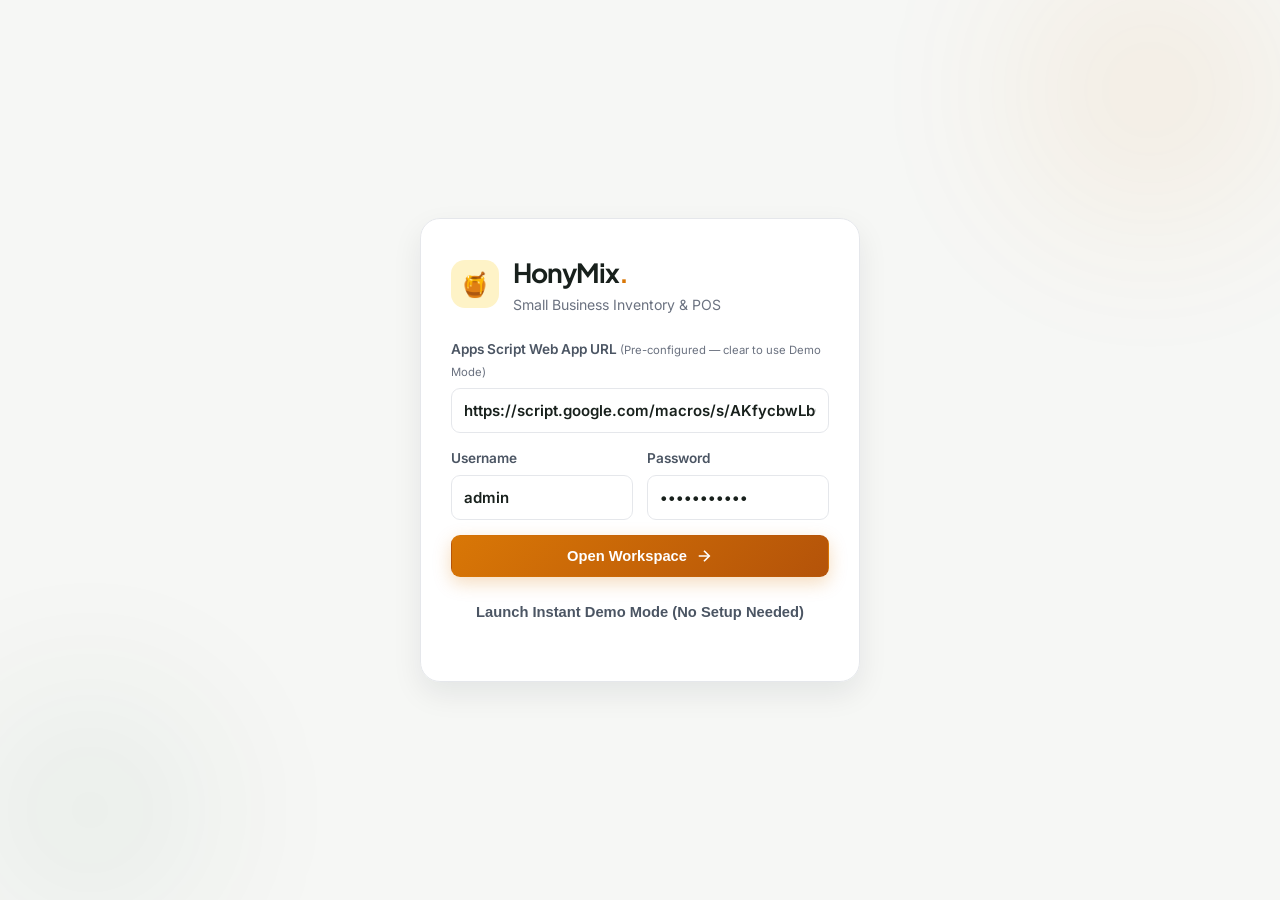
<file: honymix-inventory-app/index.html>
<!DOCTYPE html>
<html lang="en">
<head>
  <meta charset="UTF-8">
  <meta name="viewport" content="width=device-width, initial-scale=1.0">
  <title>HonyMix | Inventory &amp; Sales Studio</title>
  <link rel="preconnect" href="https://fonts.googleapis.com">
  <link rel="preconnect" href="https://fonts.gstatic.com" crossorigin>
  <link href="https://fonts.googleapis.com/css2?family=Inter:wght@400;500;600;700;800&family=Plus+Jakarta+Sans:wght@600;700;800&display=swap" rel="stylesheet">
  <link rel="stylesheet" href="styles.css">
</head>
<body>
  <!-- Ambient Animated Background -->
  <div class="ambient-bg" aria-hidden="true">
    <span class="orb orb-1"></span>
    <span class="orb orb-2"></span>
  </div>

  <!-- Login Screen -->
  <section id="loginView" class="login-shell">
    <div class="login-card animate-rise">
      <div class="brand-badge">
        <span class="brand-icon" aria-hidden="true">🍯</span>
        <div>
          <h1>HonyMix<span>.</span></h1>
          <p>Small Business Inventory &amp; POS</p>
        </div>
      </div>

      <form id="loginForm" class="stack-form">
        <label>
          <span>Apps Script Web App URL <small>(Pre-configured — clear to use Demo Mode)</small></span>
          <input type="url" id="apiUrlInput" placeholder="https://script.google.com/macros/s/.../exec">
        </label>

        <div class="grid-2">
          <label>
            <span>Username</span>
            <input type="text" id="usernameInput" value="admin" required autocomplete="username">
          </label>
          <label>
            <span>Password</span>
            <input type="password" id="passwordInput" value="Honymix2026" required autocomplete="current-password">
          </label>
        </div>

        <button type="submit" id="loginBtn" class="btn btn-primary btn-block">
          <span>Open Workspace</span>
          <svg width="18" height="18" viewBox="0 0 24 24" fill="none" stroke="currentColor" stroke-width="2.2"><line x1="5" y1="12" x2="19" y2="12"/><polyline points="12 5 19 12 12 19"/></svg>
        </button>

        <button type="button" id="demoModeBtn" class="btn btn-ghost btn-block">
          Launch Instant Demo Mode (No Setup Needed)
        </button>

        <p id="loginError" class="form-error" role="alert"></p>
      </form>
    </div>
  </section>

  <!-- Main App Shell -->
  <div id="appShell" class="app-shell hidden">
    <!-- Sidebar -->
    <aside id="sidebar" class="sidebar">
      <div class="sidebar-header">
        <div class="brand-mini">
          <span class="brand-icon">🍯</span>
          <div>
            <strong>HonyMix<span>.</span></strong>
            <small id="connectionPill" class="conn-pill demo">Demo Mode</small>
          </div>
        </div>
        <button id="closeSidebarBtn" class="icon-btn mobile-only" aria-label="Close menu">✕</button>
      </div>

      <nav class="nav-list" aria-label="Main navigation">
        <button class="nav-btn active" data-tab="dashboard">
          <span class="nav-ico">📊</span><span>Dashboard</span>
        </button>
        <button class="nav-btn" data-tab="pos">
          <span class="nav-ico">⚡</span><span>Quick Sale (POS)</span>
        </button>
        <button class="nav-btn" data-tab="purchases">
          <span class="nav-ico">📦</span><span>Restock / Purchases</span>
        </button>
        <button class="nav-btn" data-tab="products">
          <span class="nav-ico">🏷️</span><span>Products &amp; Stock</span>
        </button>
        <button class="nav-btn" data-tab="automations">
          <span class="nav-ico">🤖</span><span>Easy Automations</span>
        </button>
      </nav>

      <div class="sidebar-footer">
        <button id="syncBtn" class="btn btn-secondary btn-sm btn-block">
          <span id="syncIcon">↻</span> Sync Data
        </button>
        <button id="logoutBtn" class="btn btn-ghost btn-sm btn-block">Sign Out</button>
      </div>
    </aside>

    <div id="sidebarOverlay" class="sidebar-overlay"></div>

    <!-- Main Workspace -->
    <div class="workspace">
      <header class="topbar">
        <div class="topbar-left">
          <button id="openSidebarBtn" class="icon-btn mobile-only" aria-label="Open menu">☰</button>
          <div>
            <h2 id="viewTitle">Business Overview</h2>
            <p id="viewSubtitle" class="muted">Real-time sales, profit &amp; stock health</p>
          </div>
        </div>

        <div class="topbar-actions">
          <button class="btn btn-primary btn-sm" data-jump="pos">+ Record Sale</button>
          <button class="btn btn-secondary btn-sm" data-jump="purchases">+ Add Stock</button>
        </div>
      </header>

      <main class="content">
        <!-- TAB 1: DASHBOARD -->
        <section id="tab-dashboard" class="tab-panel active">
          <div id="lowStockBanner" class="alert-banner hidden"></div>

          <div class="kpi-grid">
            <article class="kpi-card">
              <span class="kpi-label">Total Revenue</span>
              <strong id="kpiRevenue" class="kpi-value">₦0</strong>
              <small id="kpiSalesCount" class="kpi-sub">0 transactions</small>
            </article>

            <article class="kpi-card">
              <span class="kpi-label">Estimated Profit</span>
              <strong id="kpiProfit" class="kpi-value accent-green">₦0</strong>
              <small id="kpiMargin" class="kpi-sub">0% avg margin</small>
            </article>

            <article class="kpi-card">
              <span class="kpi-label">Units in Stock</span>
              <strong id="kpiStock" class="kpi-value">0</strong>
              <small id="kpiSkuCount" class="kpi-sub">0 active products</small>
            </article>

            <article class="kpi-card">
              <span class="kpi-label">Low Stock Alerts</span>
              <strong id="kpiLowStock" class="kpi-value accent-amber">0</strong>
              <small class="kpi-sub">Items ≤ 5 units left</small>
            </article>
          </div>

          <div class="dashboard-split">
            <!-- Visual Revenue & Stock Chart -->
            <div class="card">
              <div class="card-head">
                <div>
                  <h3>Top Products by Revenue</h3>
                  <p class="muted">Live performance breakdown</p>
                </div>
              </div>
              <div id="revenueBars" class="bar-chart"></div>
            </div>

            <!-- Stock Health Watchlist -->
            <div class="card">
              <div class="card-head">
                <div>
                  <h3>Stock Watchlist</h3>
                  <p class="muted">Auto-monitored inventory levels</p>
                </div>
                <button class="btn btn-ghost btn-sm" data-jump="products">View All →</button>
              </div>
              <div id="stockWatchlist" class="watchlist"></div>
            </div>
          </div>

          <!-- Recent Sales Feed -->
          <div class="card">
            <div class="card-head">
              <div>
                <h3>Recent Sales Activity</h3>
                <p class="muted">Latest recorded transactions</p>
              </div>
              <button id="exportSalesCsvBtn" class="btn btn-secondary btn-sm">⬇ Export CSV</button>
            </div>
            <div class="table-wrap">
              <table>
                <thead>
                  <tr>
                    <th>Date</th>
                    <th>Product</th>
                    <th>Qty</th>
                    <th>Unit Price</th>
                    <th>Total</th>
                    <th>Profit</th>
                    <th>Payment</th>
                    <th>Status</th>
                  </tr>
                </thead>
                <tbody id="recentSalesBody"></tbody>
              </table>
            </div>
          </div>
        </section>

        <!-- TAB 2: QUICK SALE (POS) -->
        <section id="tab-pos" class="tab-panel">
          <div class="pos-layout">
            <div class="card">
              <div class="card-head">
                <div>
                  <h3>Record New Sale</h3>
                  <p class="muted">Built-in stock guard automatically prevents overselling</p>
                </div>
              </div>

              <form id="saleForm" class="stack-form">
                <label>
                  <span>Select Product</span>
                  <select id="saleProductSelect" required></select>
                </label>

                <div id="saleStockHint" class="stock-pill-info">Select a product to check available stock</div>

                <div class="grid-2">
                  <label>
                    <span>Quantity Sold</span>
                    <input type="number" id="saleQtyInput" min="1" value="1" required>
                  </label>
                  <label>
                    <span>Selling Price / Unit</span>
                    <input type="number" id="salePriceInput" min="0" step="0.01" required>
                  </label>
                </div>

                <div class="grid-3">
                  <label>
                    <span>Sale Date</span>
                    <input type="date" id="saleDateInput" required>
                  </label>
                  <label>
                    <span>Payment Method</span>
                    <select id="salePaymentSelect">
                      <option value="Cash">Cash</option>
                      <option value="Bank Transfer">Bank Transfer</option>
                      <option value="POS Card">POS Card</option>
                      <option value="Mobile Money">Mobile Money</option>
                    </select>
                  </label>
                  <label>
                    <span>Payment Status</span>
                    <select id="saleStatusSelect">
                      <option value="Paid">Paid</option>
                      <option value="Pending">Pending</option>
                    </select>
                  </label>
                </div>

                <div class="live-summary-box">
                  <div>
                    <span>Total Sale Amount</span>
                    <strong id="saleTotalPreview">₦0</strong>
                  </div>
                  <div>
                    <span>Est. Net Profit</span>
                    <strong id="saleProfitPreview" class="accent-green">₦0</strong>
                  </div>
                </div>

                <button type="submit" id="submitSaleBtn" class="btn btn-primary btn-block">
                  Complete Sale &amp; Deduct Stock
                </button>
              </form>
            </div>

            <!-- Instant Digital Receipt Preview -->
            <div class="card receipt-card">
              <div class="card-head">
                <div>
                  <h3>Live Customer Receipt</h3>
                  <p class="muted">Ready to print or share after checkout</p>
                </div>
                <button type="button" id="printReceiptBtn" class="btn btn-secondary btn-sm">🖨 Print</button>
              </div>

              <div id="receiptPreview" class="receipt-paper">
                <div class="receipt-top">
                  <strong>HONYMIX STORE</strong>
                  <span>Sales Receipt</span>
                  <small id="recDate">—</small>
                </div>
                <div class="receipt-divider"></div>
                <div class="receipt-row">
                  <span id="recItem">Select a product...</span>
                  <strong id="recLineTotal">₦0</strong>
                </div>
                <div class="receipt-sub" id="recSub">0 × ₦0</div>
                <div class="receipt-divider"></div>
                <div class="receipt-row total">
                  <span>TOTAL PAID</span>
                  <strong id="recGrandTotal">₦0</strong>
                </div>
                <div class="receipt-meta">
                  <span id="recMethod">Method: Cash</span>
                  <span id="recStatus">Status: Paid</span>
                </div>
                <p class="receipt-foot">Thank you for your patronage!</p>
              </div>
            </div>
          </div>
        </section>

        <!-- TAB 3: RESTOCK / PURCHASES -->
        <section id="tab-purchases" class="tab-panel">
          <div class="pos-layout">
            <div class="card">
              <div class="card-head">
                <div>
                  <h3>Record Stock Purchase</h3>
                  <p class="muted">Automatically recalculates unit cost &amp; increases stock balance</p>
                </div>
              </div>

              <form id="purchaseForm" class="stack-form">
                <label>
                  <span>Product to Restock</span>
                  <select id="purchaseProductSelect" required></select>
                </label>

                <div class="grid-2">
                  <label>
                    <span>Quantity Purchased</span>
                    <input type="number" id="purchaseQtyInput" min="1" value="10" required>
                  </label>
                  <label>
                    <span>Total Purchase Cost</span>
                    <input type="number" id="purchaseCostInput" min="0" step="0.01" placeholder="e.g. 15000" required>
                  </label>
                </div>

                <div class="grid-2">
                  <label>
                    <span>Date Bought</span>
                    <input type="date" id="purchaseDateInput" required>
                  </label>
                  <label>
                    <span>Supplier / Note</span>
                    <input type="text" id="purchaseNoteInput" placeholder="e.g. Main Wholesaler">
                  </label>
                </div>

                <div class="live-summary-box">
                  <div>
                    <span>Calculated Cost / Unit</span>
                    <strong id="purchaseUnitCostPreview">₦0</strong>
                  </div>
                  <div>
                    <span>New Stock After Restock</span>
                    <strong id="purchaseNewStockPreview" class="accent-green">0 units</strong>
                  </div>
                </div>

                <button type="submit" id="submitPurchaseBtn" class="btn btn-primary btn-block">
                  Save Purchase &amp; Update Stock
                </button>
              </form>
            </div>

            <div class="card">
              <div class="card-head">
                <div>
                  <h3>Purchase History</h3>
                  <p class="muted">Recent supplier restocks</p>
                </div>
              </div>
              <div class="table-wrap">
                <table>
                  <thead>
                    <tr>
                      <th>Date</th>
                      <th>Product</th>
                      <th>Qty</th>
                      <th>Unit Cost</th>
                      <th>Total</th>
                      <th>Supplier</th>
                    </tr>
                  </thead>
                  <tbody id="purchasesBody"></tbody>
                </table>
              </div>
            </div>
          </div>
        </section>

        <!-- TAB 4: PRODUCTS & STOCK -->
        <section id="tab-products" class="tab-panel">
          <div class="card">
            <div class="card-head wrap-head">
              <div>
                <h3>Product Catalog &amp; Live Inventory</h3>
                <p class="muted">Add products, adjust prices, and sync directly to Google Forms</p>
              </div>
              <div class="head-controls">
                <input type="search" id="productSearchInput" class="search-input" placeholder="Search products or categories...">
                <button id="openAddProductBtn" class="btn btn-primary btn-sm">+ New Product</button>
              </div>
            </div>

            <div class="table-wrap">
              <table>
                <thead>
                  <tr>
                    <th>ID</th>
                    <th>Product Name</th>
                    <th>Category</th>
                    <th>Sell Price</th>
                    <th>Avg Cost</th>
                    <th>Bought</th>
                    <th>Sold</th>
                    <th>Stock Balance</th>
                    <th>Actions</th>
                  </tr>
                </thead>
                <tbody id="productsBody"></tbody>
              </table>
            </div>
          </div>
        </section>

        <!-- TAB 5: EASY AUTOMATIONS -->
        <section id="tab-automations" class="tab-panel">
          <div class="auto-grid">
            <div class="card auto-card">
              <div class="auto-icon">📋</div>
              <h3>Google Form Auto-Sync</h3>
              <p>Automatically updates your linked Google Form's <strong>"Product"</strong> dropdown/multiple-choice options whenever you add or rename a product.</p>
              <button id="triggerSyncFormBtn" class="btn btn-primary btn-sm">Run Form Sync Now</button>
            </div>

            <div class="card auto-card">
              <div class="auto-icon">🛡️</div>
              <h3>Oversell Stock Guard</h3>
              <p>Prevents staff from recording a sale higher than available stock—both in this web app and directly inside your Google Sheet.</p>
              <span class="status-tag ok">● Active Protection</span>
            </div>

            <div class="card auto-card">
              <div class="auto-icon">🔔</div>
              <h3>Low-Stock Smart Alerts</h3>
              <p>Automatically flags items at or below <strong>5 units</strong> and optionally emails the business owner when a sale triggers low inventory.</p>
              <div class="inline-setting">
                <label for="thresholdInput">Alert Threshold:</label>
                <input type="number" id="thresholdInput" min="1" max="500" value="5">
              </div>
            </div>

            <div class="card auto-card">
              <div class="auto-icon">⚙️</div>
              <h3>1-Click Google Sheet Setup</h3>
              <p>Starting fresh? Automatically create the <code>Products</code>, <code>Sales</code>, and <code>Purchases</code> tabs with headers and live formulas.</p>
              <button id="setupSheetsBtn" class="btn btn-secondary btn-sm">Initialize Sheet Tabs</button>
            </div>
          </div>

          <div class="card">
            <div class="card-head">
              <div>
                <h3>Connect Your Google Sheet in 3 Easy Steps</h3>
                <p class="muted">Zero server costs — runs 100% on your Google account</p>
              </div>
            </div>
            <ol class="setup-steps">
              <li>Open your Google Sheet, go to <strong>Extensions → Apps Script</strong>, and paste the contents of <code>backend/Code.gs</code>.</li>
              <li>Select <code>installAutomations</code> in the top toolbar and click <strong>Run</strong> once to activate automatic Form sync and Sheet stock protection.</li>
              <li>Click <strong>Deploy → New deployment → Web app</strong> (Execute as: <em>Me</em>, Who has access: <em>Anyone</em>), copy the Web App URL, and paste it on the login screen.</li>
            </ol>
          </div>
        </section>
      </main>
    </div>
  </div>

  <!-- Add / Edit Product Modal -->
  <div id="productModal" class="modal hidden" role="dialog" aria-modal="true" aria-labelledby="modalTitle">
    <div class="modal-backdrop" data-close-modal></div>
    <div class="modal-box animate-pop">
      <div class="modal-head">
        <h3 id="modalTitle">Add Product</h3>
        <button class="icon-btn" data-close-modal aria-label="Close">✕</button>
      </div>
      <form id="productForm" class="stack-form">
        <input type="hidden" id="prodIdInput">
        <label>
          <span>Product Name</span>
          <input type="text" id="prodNameInput" placeholder="e.g. Pure Blossom Honey 500g" required>
        </label>
        <div class="grid-2">
          <label>
            <span>Category</span>
            <input type="text" id="prodCategoryInput" placeholder="e.g. Raw Honey" value="General">
          </label>
          <label>
            <span>Selling Price</span>
            <input type="number" id="prodPriceInput" min="0" step="0.01" placeholder="0.00" required>
          </label>
        </div>
        <div class="modal-actions">
          <button type="button" class="btn btn-ghost" data-close-modal>Cancel</button>
          <button type="submit" id="saveProductBtn" class="btn btn-primary">Save Product</button>
        </div>
      </form>
    </div>
  </div>

  <!-- Toast Container -->
  <div id="toastContainer" class="toast-container" aria-live="polite"></div>

  <script src="app.js"></script>
</body>
</html>
</file>
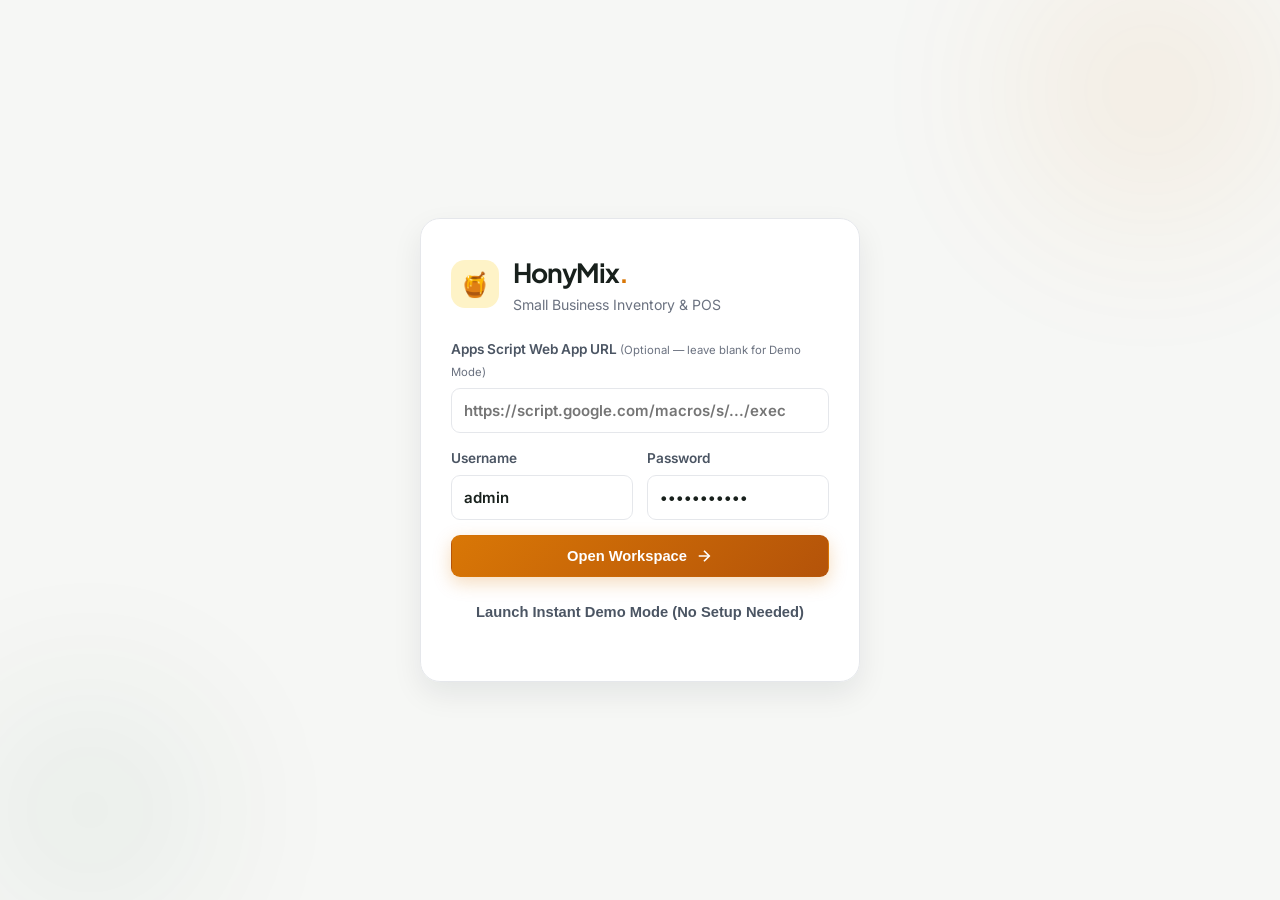
<file: honymix-inventory-app/frontend/index.html>
<!DOCTYPE html>
<html lang="en">
<head>
  <meta charset="UTF-8">
  <meta name="viewport" content="width=device-width, initial-scale=1.0">
  <title>HonyMix | Inventory &amp; Sales Studio</title>
  <link rel="preconnect" href="https://fonts.googleapis.com">
  <link rel="preconnect" href="https://fonts.gstatic.com" crossorigin>
  <link href="https://fonts.googleapis.com/css2?family=Inter:wght@400;500;600;700;800&family=Plus+Jakarta+Sans:wght@600;700;800&display=swap" rel="stylesheet">
  <link rel="stylesheet" href="styles.css">
</head>
<body>
  <!-- Ambient Animated Background -->
  <div class="ambient-bg" aria-hidden="true">
    <span class="orb orb-1"></span>
    <span class="orb orb-2"></span>
  </div>

  <!-- Login Screen -->
  <section id="loginView" class="login-shell">
    <div class="login-card animate-rise">
      <div class="brand-badge">
        <span class="brand-icon" aria-hidden="true">🍯</span>
        <div>
          <h1>HonyMix<span>.</span></h1>
          <p>Small Business Inventory &amp; POS</p>
        </div>
      </div>

      <form id="loginForm" class="stack-form">
        <label>
          <span>Apps Script Web App URL <small>(Optional — leave blank for Demo Mode)</small></span>
          <input type="url" id="apiUrlInput" placeholder="https://script.google.com/macros/s/.../exec">
        </label>

        <div class="grid-2">
          <label>
            <span>Username</span>
            <input type="text" id="usernameInput" value="admin" required autocomplete="username">
          </label>
          <label>
            <span>Password</span>
            <input type="password" id="passwordInput" value="Honymix2026" required autocomplete="current-password">
          </label>
        </div>

        <button type="submit" id="loginBtn" class="btn btn-primary btn-block">
          <span>Open Workspace</span>
          <svg width="18" height="18" viewBox="0 0 24 24" fill="none" stroke="currentColor" stroke-width="2.2"><line x1="5" y1="12" x2="19" y2="12"/><polyline points="12 5 19 12 12 19"/></svg>
        </button>

        <button type="button" id="demoModeBtn" class="btn btn-ghost btn-block">
          Launch Instant Demo Mode (No Setup Needed)
        </button>

        <p id="loginError" class="form-error" role="alert"></p>
      </form>
    </div>
  </section>

  <!-- Main App Shell -->
  <div id="appShell" class="app-shell hidden">
    <!-- Sidebar -->
    <aside id="sidebar" class="sidebar">
      <div class="sidebar-header">
        <div class="brand-mini">
          <span class="brand-icon">🍯</span>
          <div>
            <strong>HonyMix<span>.</span></strong>
            <small id="connectionPill" class="conn-pill demo">Demo Mode</small>
          </div>
        </div>
        <button id="closeSidebarBtn" class="icon-btn mobile-only" aria-label="Close menu">✕</button>
      </div>

      <nav class="nav-list" aria-label="Main navigation">
        <button class="nav-btn active" data-tab="dashboard">
          <span class="nav-ico">📊</span><span>Dashboard</span>
        </button>
        <button class="nav-btn" data-tab="pos">
          <span class="nav-ico">⚡</span><span>Quick Sale (POS)</span>
        </button>
        <button class="nav-btn" data-tab="purchases">
          <span class="nav-ico">📦</span><span>Restock / Purchases</span>
        </button>
        <button class="nav-btn" data-tab="products">
          <span class="nav-ico">🏷️</span><span>Products &amp; Stock</span>
        </button>
        <button class="nav-btn" data-tab="automations">
          <span class="nav-ico">🤖</span><span>Easy Automations</span>
        </button>
      </nav>

      <div class="sidebar-footer">
        <button id="syncBtn" class="btn btn-secondary btn-sm btn-block">
          <span id="syncIcon">↻</span> Sync Data
        </button>
        <button id="logoutBtn" class="btn btn-ghost btn-sm btn-block">Sign Out</button>
      </div>
    </aside>

    <div id="sidebarOverlay" class="sidebar-overlay"></div>

    <!-- Main Workspace -->
    <div class="workspace">
      <header class="topbar">
        <div class="topbar-left">
          <button id="openSidebarBtn" class="icon-btn mobile-only" aria-label="Open menu">☰</button>
          <div>
            <h2 id="viewTitle">Business Overview</h2>
            <p id="viewSubtitle" class="muted">Real-time sales, profit &amp; stock health</p>
          </div>
        </div>

        <div class="topbar-actions">
          <button class="btn btn-primary btn-sm" data-jump="pos">+ Record Sale</button>
          <button class="btn btn-secondary btn-sm" data-jump="purchases">+ Add Stock</button>
        </div>
      </header>

      <main class="content">
        <!-- TAB 1: DASHBOARD -->
        <section id="tab-dashboard" class="tab-panel active">
          <div id="lowStockBanner" class="alert-banner hidden"></div>

          <div class="kpi-grid">
            <article class="kpi-card">
              <span class="kpi-label">Total Revenue</span>
              <strong id="kpiRevenue" class="kpi-value">₦0</strong>
              <small id="kpiSalesCount" class="kpi-sub">0 transactions</small>
            </article>

            <article class="kpi-card">
              <span class="kpi-label">Estimated Profit</span>
              <strong id="kpiProfit" class="kpi-value accent-green">₦0</strong>
              <small id="kpiMargin" class="kpi-sub">0% avg margin</small>
            </article>

            <article class="kpi-card">
              <span class="kpi-label">Units in Stock</span>
              <strong id="kpiStock" class="kpi-value">0</strong>
              <small id="kpiSkuCount" class="kpi-sub">0 active products</small>
            </article>

            <article class="kpi-card">
              <span class="kpi-label">Low Stock Alerts</span>
              <strong id="kpiLowStock" class="kpi-value accent-amber">0</strong>
              <small class="kpi-sub">Items ≤ 5 units left</small>
            </article>
          </div>

          <div class="dashboard-split">
            <!-- Visual Revenue & Stock Chart -->
            <div class="card">
              <div class="card-head">
                <div>
                  <h3>Top Products by Revenue</h3>
                  <p class="muted">Live performance breakdown</p>
                </div>
              </div>
              <div id="revenueBars" class="bar-chart"></div>
            </div>

            <!-- Stock Health Watchlist -->
            <div class="card">
              <div class="card-head">
                <div>
                  <h3>Stock Watchlist</h3>
                  <p class="muted">Auto-monitored inventory levels</p>
                </div>
                <button class="btn btn-ghost btn-sm" data-jump="products">View All →</button>
              </div>
              <div id="stockWatchlist" class="watchlist"></div>
            </div>
          </div>

          <!-- Recent Sales Feed -->
          <div class="card">
            <div class="card-head">
              <div>
                <h3>Recent Sales Activity</h3>
                <p class="muted">Latest recorded transactions</p>
              </div>
              <button id="exportSalesCsvBtn" class="btn btn-secondary btn-sm">⬇ Export CSV</button>
            </div>
            <div class="table-wrap">
              <table>
                <thead>
                  <tr>
                    <th>Date</th>
                    <th>Product</th>
                    <th>Qty</th>
                    <th>Unit Price</th>
                    <th>Total</th>
                    <th>Profit</th>
                    <th>Payment</th>
                    <th>Status</th>
                  </tr>
                </thead>
                <tbody id="recentSalesBody"></tbody>
              </table>
            </div>
          </div>
        </section>

        <!-- TAB 2: QUICK SALE (POS) -->
        <section id="tab-pos" class="tab-panel">
          <div class="pos-layout">
            <div class="card">
              <div class="card-head">
                <div>
                  <h3>Record New Sale</h3>
                  <p class="muted">Built-in stock guard automatically prevents overselling</p>
                </div>
              </div>

              <form id="saleForm" class="stack-form">
                <label>
                  <span>Select Product</span>
                  <select id="saleProductSelect" required></select>
                </label>

                <div id="saleStockHint" class="stock-pill-info">Select a product to check available stock</div>

                <div class="grid-2">
                  <label>
                    <span>Quantity Sold</span>
                    <input type="number" id="saleQtyInput" min="1" value="1" required>
                  </label>
                  <label>
                    <span>Selling Price / Unit</span>
                    <input type="number" id="salePriceInput" min="0" step="0.01" required>
                  </label>
                </div>

                <div class="grid-3">
                  <label>
                    <span>Sale Date</span>
                    <input type="date" id="saleDateInput" required>
                  </label>
                  <label>
                    <span>Payment Method</span>
                    <select id="salePaymentSelect">
                      <option value="Cash">Cash</option>
                      <option value="Bank Transfer">Bank Transfer</option>
                      <option value="POS Card">POS Card</option>
                      <option value="Mobile Money">Mobile Money</option>
                    </select>
                  </label>
                  <label>
                    <span>Payment Status</span>
                    <select id="saleStatusSelect">
                      <option value="Paid">Paid</option>
                      <option value="Pending">Pending</option>
                    </select>
                  </label>
                </div>

                <div class="live-summary-box">
                  <div>
                    <span>Total Sale Amount</span>
                    <strong id="saleTotalPreview">₦0</strong>
                  </div>
                  <div>
                    <span>Est. Net Profit</span>
                    <strong id="saleProfitPreview" class="accent-green">₦0</strong>
                  </div>
                </div>

                <button type="submit" id="submitSaleBtn" class="btn btn-primary btn-block">
                  Complete Sale &amp; Deduct Stock
                </button>
              </form>
            </div>

            <!-- Instant Digital Receipt Preview -->
            <div class="card receipt-card">
              <div class="card-head">
                <div>
                  <h3>Live Customer Receipt</h3>
                  <p class="muted">Ready to print or share after checkout</p>
                </div>
                <button type="button" id="printReceiptBtn" class="btn btn-secondary btn-sm">🖨 Print</button>
              </div>

              <div id="receiptPreview" class="receipt-paper">
                <div class="receipt-top">
                  <strong>HONYMIX STORE</strong>
                  <span>Sales Receipt</span>
                  <small id="recDate">—</small>
                </div>
                <div class="receipt-divider"></div>
                <div class="receipt-row">
                  <span id="recItem">Select a product...</span>
                  <strong id="recLineTotal">₦0</strong>
                </div>
                <div class="receipt-sub" id="recSub">0 × ₦0</div>
                <div class="receipt-divider"></div>
                <div class="receipt-row total">
                  <span>TOTAL PAID</span>
                  <strong id="recGrandTotal">₦0</strong>
                </div>
                <div class="receipt-meta">
                  <span id="recMethod">Method: Cash</span>
                  <span id="recStatus">Status: Paid</span>
                </div>
                <p class="receipt-foot">Thank you for your patronage!</p>
              </div>
            </div>
          </div>
        </section>

        <!-- TAB 3: RESTOCK / PURCHASES -->
        <section id="tab-purchases" class="tab-panel">
          <div class="pos-layout">
            <div class="card">
              <div class="card-head">
                <div>
                  <h3>Record Stock Purchase</h3>
                  <p class="muted">Automatically recalculates unit cost &amp; increases stock balance</p>
                </div>
              </div>

              <form id="purchaseForm" class="stack-form">
                <label>
                  <span>Product to Restock</span>
                  <select id="purchaseProductSelect" required></select>
                </label>

                <div class="grid-2">
                  <label>
                    <span>Quantity Purchased</span>
                    <input type="number" id="purchaseQtyInput" min="1" value="10" required>
                  </label>
                  <label>
                    <span>Total Purchase Cost</span>
                    <input type="number" id="purchaseCostInput" min="0" step="0.01" placeholder="e.g. 15000" required>
                  </label>
                </div>

                <div class="grid-2">
                  <label>
                    <span>Date Bought</span>
                    <input type="date" id="purchaseDateInput" required>
                  </label>
                  <label>
                    <span>Supplier / Note</span>
                    <input type="text" id="purchaseNoteInput" placeholder="e.g. Main Wholesaler">
                  </label>
                </div>

                <div class="live-summary-box">
                  <div>
                    <span>Calculated Cost / Unit</span>
                    <strong id="purchaseUnitCostPreview">₦0</strong>
                  </div>
                  <div>
                    <span>New Stock After Restock</span>
                    <strong id="purchaseNewStockPreview" class="accent-green">0 units</strong>
                  </div>
                </div>

                <button type="submit" id="submitPurchaseBtn" class="btn btn-primary btn-block">
                  Save Purchase &amp; Update Stock
                </button>
              </form>
            </div>

            <div class="card">
              <div class="card-head">
                <div>
                  <h3>Purchase History</h3>
                  <p class="muted">Recent supplier restocks</p>
                </div>
              </div>
              <div class="table-wrap">
                <table>
                  <thead>
                    <tr>
                      <th>Date</th>
                      <th>Product</th>
                      <th>Qty</th>
                      <th>Unit Cost</th>
                      <th>Total</th>
                      <th>Supplier</th>
                    </tr>
                  </thead>
                  <tbody id="purchasesBody"></tbody>
                </table>
              </div>
            </div>
          </div>
        </section>

        <!-- TAB 4: PRODUCTS & STOCK -->
        <section id="tab-products" class="tab-panel">
          <div class="card">
            <div class="card-head wrap-head">
              <div>
                <h3>Product Catalog &amp; Live Inventory</h3>
                <p class="muted">Add products, adjust prices, and sync directly to Google Forms</p>
              </div>
              <div class="head-controls">
                <input type="search" id="productSearchInput" class="search-input" placeholder="Search products or categories...">
                <button id="openAddProductBtn" class="btn btn-primary btn-sm">+ New Product</button>
              </div>
            </div>

            <div class="table-wrap">
              <table>
                <thead>
                  <tr>
                    <th>ID</th>
                    <th>Product Name</th>
                    <th>Category</th>
                    <th>Sell Price</th>
                    <th>Avg Cost</th>
                    <th>Bought</th>
                    <th>Sold</th>
                    <th>Stock Balance</th>
                    <th>Actions</th>
                  </tr>
                </thead>
                <tbody id="productsBody"></tbody>
              </table>
            </div>
          </div>
        </section>

        <!-- TAB 5: EASY AUTOMATIONS -->
        <section id="tab-automations" class="tab-panel">
          <div class="auto-grid">
            <div class="card auto-card">
              <div class="auto-icon">📋</div>
              <h3>Google Form Auto-Sync</h3>
              <p>Automatically updates your linked Google Form's <strong>"Product"</strong> dropdown/multiple-choice options whenever you add or rename a product.</p>
              <button id="triggerSyncFormBtn" class="btn btn-primary btn-sm">Run Form Sync Now</button>
            </div>

            <div class="card auto-card">
              <div class="auto-icon">🛡️</div>
              <h3>Oversell Stock Guard</h3>
              <p>Prevents staff from recording a sale higher than available stock—both in this web app and directly inside your Google Sheet.</p>
              <span class="status-tag ok">● Active Protection</span>
            </div>

            <div class="card auto-card">
              <div class="auto-icon">🔔</div>
              <h3>Low-Stock Smart Alerts</h3>
              <p>Automatically flags items at or below <strong>5 units</strong> and optionally emails the business owner when a sale triggers low inventory.</p>
              <div class="inline-setting">
                <label for="thresholdInput">Alert Threshold:</label>
                <input type="number" id="thresholdInput" min="1" max="500" value="5">
              </div>
            </div>

            <div class="card auto-card">
              <div class="auto-icon">⚙️</div>
              <h3>1-Click Google Sheet Setup</h3>
              <p>Starting fresh? Automatically create the <code>Products</code>, <code>Sales</code>, and <code>Purchases</code> tabs with headers and live formulas.</p>
              <button id="setupSheetsBtn" class="btn btn-secondary btn-sm">Initialize Sheet Tabs</button>
            </div>
          </div>

          <div class="card">
            <div class="card-head">
              <div>
                <h3>Connect Your Google Sheet in 3 Easy Steps</h3>
                <p class="muted">Zero server costs — runs 100% on your Google account</p>
              </div>
            </div>
            <ol class="setup-steps">
              <li>Open your Google Sheet, go to <strong>Extensions → Apps Script</strong>, and paste the contents of <code>backend/Code.gs</code>.</li>
              <li>Select <code>installAutomations</code> in the top toolbar and click <strong>Run</strong> once to activate automatic Form sync and Sheet stock protection.</li>
              <li>Click <strong>Deploy → New deployment → Web app</strong> (Execute as: <em>Me</em>, Who has access: <em>Anyone</em>), copy the Web App URL, and paste it on the login screen.</li>
            </ol>
          </div>
        </section>
      </main>
    </div>
  </div>

  <!-- Add / Edit Product Modal -->
  <div id="productModal" class="modal hidden" role="dialog" aria-modal="true" aria-labelledby="modalTitle">
    <div class="modal-backdrop" data-close-modal></div>
    <div class="modal-box animate-pop">
      <div class="modal-head">
        <h3 id="modalTitle">Add Product</h3>
        <button class="icon-btn" data-close-modal aria-label="Close">✕</button>
      </div>
      <form id="productForm" class="stack-form">
        <input type="hidden" id="prodIdInput">
        <label>
          <span>Product Name</span>
          <input type="text" id="prodNameInput" placeholder="e.g. Pure Blossom Honey 500g" required>
        </label>
        <div class="grid-2">
          <label>
            <span>Category</span>
            <input type="text" id="prodCategoryInput" placeholder="e.g. Raw Honey" value="General">
          </label>
          <label>
            <span>Selling Price</span>
            <input type="number" id="prodPriceInput" min="0" step="0.01" placeholder="0.00" required>
          </label>
        </div>
        <div class="modal-actions">
          <button type="button" class="btn btn-ghost" data-close-modal>Cancel</button>
          <button type="submit" id="saveProductBtn" class="btn btn-primary">Save Product</button>
        </div>
      </form>
    </div>
  </div>

  <!-- Toast Container -->
  <div id="toastContainer" class="toast-container" aria-live="polite"></div>

  <script src="app.js"></script>
</body>
</html>
</file>
<file: honymix-inventory-app/styles.css>
/* =========================================================
   HONYMIX INVENTORY & POS — MODERN SMALL BUSINESS UI
========================================================= */

:root {
  --honey: #d97706;
  --honey-dark: #b45309;
  --honey-light: #fef3c7;
  --honey-tint: #fffbeb;

  --forest: #0f5132;
  --forest-light: #d1e7dd;

  --bg: #f6f7f5;
  --surface: #ffffff;
  --text: #18201c;
  --text-soft: #4b5563;
  --muted: #6b7280;
  --border: #e5e7eb;

  --danger: #dc2626;
  --danger-bg: #fee2e2;

  --radius: 14px;
  --radius-sm: 9px;
  --shadow-sm: 0 2px 10px rgba(17, 24, 39, 0.04);
  --shadow: 0 12px 30px rgba(17, 24, 39, 0.08);
  --shadow-lg: 0 24px 50px rgba(17, 24, 39, 0.16);
}

*,
*::before,
*::after {
  box-sizing: border-box;
}

body {
  margin: 0;
  font-family: "Inter", -apple-system, BlinkMacSystemFont, sans-serif;
  background: var(--bg);
  color: var(--text);
  line-height: 1.55;
  overflow-x: hidden;
  -webkit-font-smoothing: antialiased;
}

h1, h2, h3, strong {
  font-family: "Plus Jakarta Sans", "Inter", sans-serif;
}

.hidden {
  display: none !important;
}

.muted {
  color: var(--muted);
  font-size: 0.88rem;
  margin: 2px 0 0;
}

/* =========================================================
   AMBIENT LIVE BACKGROUND ANIMATION
========================================================= */

.ambient-bg {
  position: fixed;
  inset: 0;
  pointer-events: none;
  z-index: 0;
  overflow: hidden;
}

.orb {
  position: absolute;
  border-radius: 50%;
  filter: blur(80px);
  opacity: 0.45;
  animation: floatOrb 18s ease-in-out infinite alternate;
}

.orb-1 {
  width: 420px;
  height: 420px;
  top: -120px;
  right: -80px;
  background: radial-gradient(circle, rgba(217, 119, 6, 0.24), transparent 70%);
}

.orb-2 {
  width: 380px;
  height: 380px;
  bottom: -100px;
  left: -100px;
  background: radial-gradient(circle, rgba(15, 81, 50, 0.18), transparent 70%);
  animation-delay: -7s;
  animation-duration: 22s;
}

@keyframes floatOrb {
  0% { transform: translate(0, 0) scale(1); }
  50% { transform: translate(30px, 24px) scale(1.06); }
  100% { transform: translate(-20px, 40px) scale(0.96); }
}

/* =========================================================
   ENTRANCE & MICRO-INTERACTION ANIMATIONS
========================================================= */

.animate-rise {
  animation: riseIn 0.55s cubic-bezier(0.22, 1, 0.36, 1) both;
}

.animate-pop {
  animation: popIn 0.28s cubic-bezier(0.22, 1, 0.36, 1) both;
}

@keyframes riseIn {
  from {
    opacity: 0;
    transform: translateY(18px);
  }
  to {
    opacity: 1;
    transform: translateY(0);
  }
}

@keyframes popIn {
  from {
    opacity: 0;
    transform: scale(0.95) translateY(10px);
  }
  to {
    opacity: 1;
    transform: scale(1) translateY(0);
  }
}

@keyframes spin {
  to { transform: rotate(360deg); }
}

.spinning {
  display: inline-block;
  animation: spin 0.8s linear infinite;
}

/* =========================================================
   BUTTONS & INPUTS
========================================================= */

.btn {
  display: inline-flex;
  align-items: center;
  justify-content: center;
  gap: 8px;
  padding: 11px 18px;
  border-radius: var(--radius-sm);
  border: 1px solid transparent;
  font-weight: 600;
  font-size: 0.92rem;
  cursor: pointer;
  position: relative;
  overflow: hidden;
  transition: transform 0.18s ease, box-shadow 0.2s ease, background 0.2s ease;
}

.btn:active {
  transform: scale(0.98);
}

.btn:disabled {
  opacity: 0.65;
  cursor: not-allowed;
}

.btn-primary {
  background: linear-gradient(135deg, var(--honey), var(--honey-dark));
  color: #fff;
  box-shadow: 0 6px 18px rgba(217, 119, 6, 0.26);
}

.btn-primary::after {
  content: "";
  position: absolute;
  top: 0;
  left: -120%;
  width: 60%;
  height: 100%;
  background: linear-gradient(115deg, transparent, rgba(255,255,255,0.28), transparent);
  transform: skewX(-20deg);
  transition: left 0.6s ease;
}

.btn-primary:hover::after {
  left: 140%;
}

.btn-primary:hover {
  transform: translateY(-1px);
  box-shadow: 0 10px 24px rgba(217, 119, 6, 0.34);
}

.btn-secondary {
  background: var(--surface);
  color: var(--text);
  border-color: var(--border);
  box-shadow: var(--shadow-sm);
}

.btn-secondary:hover {
  background: var(--honey-tint);
  border-color: #fcd34d;
}

.btn-ghost {
  background: transparent;
  color: var(--text-soft);
}

.btn-ghost:hover {
  background: rgba(0, 0, 0, 0.04);
  color: var(--text);
}

.btn-sm {
  padding: 8px 13px;
  font-size: 0.84rem;
}

.btn-block {
  width: 100%;
}

.icon-btn {
  width: 36px;
  height: 36px;
  border-radius: 8px;
  border: 1px solid var(--border);
  background: var(--surface);
  cursor: pointer;
  display: inline-flex;
  align-items: center;
  justify-content: center;
  font-size: 1rem;
}

input, select {
  width: 100%;
  padding: 10px 12px;
  border-radius: var(--radius-sm);
  border: 1px solid var(--border);
  background: var(--surface);
  font: inherit;
  font-size: 0.94rem;
  color: var(--text);
  transition: border-color 0.2s ease, box-shadow 0.2s ease;
}

input:focus, select:focus {
  outline: none;
  border-color: var(--honey);
  box-shadow: 0 0 0 3px rgba(217, 119, 6, 0.16);
}

label {
  display: flex;
  flex-direction: column;
  gap: 6px;
  font-size: 0.85rem;
  font-weight: 600;
  color: var(--text-soft);
}

label small {
  font-weight: 400;
  color: var(--muted);
}

.stack-form {
  display: flex;
  flex-direction: column;
  gap: 15px;
}

.grid-2 {
  display: grid;
  grid-template-columns: repeat(2, minmax(0, 1fr));
  gap: 14px;
}

.grid-3 {
  display: grid;
  grid-template-columns: repeat(3, minmax(0, 1fr));
  gap: 14px;
}

/* =========================================================
   LOGIN VIEW
========================================================= */

.login-shell {
  position: relative;
  z-index: 1;
  min-height: 100vh;
  display: grid;
  place-items: center;
  padding: 24px;
}

.login-card {
  width: 100%;
  max-width: 440px;
  background: rgba(255, 255, 255, 0.94);
  backdrop-filter: blur(14px);
  border: 1px solid var(--border);
  border-radius: 20px;
  padding: 34px 30px;
  box-shadow: var(--shadow);
}

.brand-badge {
  display: flex;
  align-items: center;
  gap: 14px;
  margin-bottom: 24px;
}

.brand-icon {
  width: 48px;
  height: 48px;
  border-radius: 14px;
  background: var(--honey-light);
  display: grid;
  place-items: center;
  font-size: 1.5rem;
}

.brand-badge h1 {
  margin: 0;
  font-size: 1.65rem;
  letter-spacing: -0.04em;
}

.brand-badge h1 span,
.brand-mini strong span {
  color: var(--honey);
}

.brand-badge p {
  margin: 0;
  color: var(--muted);
  font-size: 0.88rem;
}

.form-error {
  margin: 0;
  color: var(--danger);
  font-size: 0.85rem;
  font-weight: 600;
  text-align: center;
}

/* =========================================================
   APP SHELL & SIDEBAR
========================================================= */

.app-shell {
  position: relative;
  z-index: 1;
  display: flex;
  min-height: 100vh;
}

.sidebar {
  width: 255px;
  background: var(--surface);
  border-right: 1px solid var(--border);
  display: flex;
  flex-direction: column;
  padding: 20px 16px;
  position: sticky;
  top: 0;
  height: 100vh;
  z-index: 40;
}

.sidebar-header {
  display: flex;
  align-items: center;
  justify-content: space-between;
  padding-bottom: 18px;
  border-bottom: 1px solid var(--border);
}

.brand-mini {
  display: flex;
  align-items: center;
  gap: 11px;
}

.brand-mini .brand-icon {
  width: 38px;
  height: 38px;
  font-size: 1.2rem;
  border-radius: 10px;
}

.brand-mini strong {
  display: block;
  font-size: 1.15rem;
  line-height: 1.1;
}

.conn-pill {
  display: inline-block;
  margin-top: 3px;
  padding: 2px 8px;
  border-radius: 999px;
  font-size: 0.7rem;
  font-weight: 700;
}

.conn-pill.demo {
  background: var(--honey-light);
  color: var(--honey-dark);
}

.conn-pill.live {
  background: var(--forest-light);
  color: var(--forest);
}

.nav-list {
  display: flex;
  flex-direction: column;
  gap: 6px;
  margin-top: 20px;
  flex: 1;
}

.nav-btn {
  display: flex;
  align-items: center;
  gap: 11px;
  padding: 11px 13px;
  border-radius: 10px;
  border: none;
  background: transparent;
  color: var(--text-soft);
  font: inherit;
  font-weight: 600;
  font-size: 0.92rem;
  cursor: pointer;
  text-align: left;
  transition: background 0.2s ease, color 0.2s ease, transform 0.18s ease;
}

.nav-btn:hover {
  background: var(--honey-tint);
  color: var(--text);
  transform: translateX(3px);
}

.nav-btn.active {
  background: var(--honey-light);
  color: var(--honey-dark);
}

.sidebar-footer {
  display: flex;
  flex-direction: column;
  gap: 8px;
  padding-top: 14px;
  border-top: 1px solid var(--border);
}

.workspace {
  flex: 1;
  min-width: 0;
  display: flex;
  flex-direction: column;
}

.topbar {
  background: rgba(255, 255, 255, 0.86);
  backdrop-filter: blur(12px);
  border-bottom: 1px solid var(--border);
  padding: 16px 28px;
  display: flex;
  align-items: center;
  justify-content: space-between;
  gap: 16px;
  position: sticky;
  top: 0;
  z-index: 30;
}

.topbar-left {
  display: flex;
  align-items: center;
  gap: 12px;
}

.topbar h2 {
  margin: 0;
  font-size: 1.28rem;
  letter-spacing: -0.02em;
}

.topbar-actions {
  display: flex;
  gap: 10px;
}

.content {
  padding: 26px 28px 48px;
  max-width: 1240px;
  width: 100%;
  margin: 0 auto;
}

.tab-panel {
  display: none;
}

.tab-panel.active {
  display: flex;
  flex-direction: column;
  gap: 22px;
  animation: riseIn 0.35s cubic-bezier(0.22, 1, 0.36, 1) both;
}

/* =========================================================
   CARDS, KPIS & CHARTS
========================================================= */

.card {
  background: var(--surface);
  border: 1px solid var(--border);
  border-radius: var(--radius);
  padding: 22px;
  box-shadow: var(--shadow-sm);
  transition: box-shadow 0.25s ease, transform 0.25s ease;
}

.card:hover {
  box-shadow: var(--shadow);
}

.card-head {
  display: flex;
  align-items: center;
  justify-content: space-between;
  gap: 14px;
  margin-bottom: 18px;
}

.card-head h3 {
  margin: 0;
  font-size: 1.06rem;
}

.kpi-grid {
  display: grid;
  grid-template-columns: repeat(4, minmax(0, 1fr));
  gap: 16px;
}

.kpi-card {
  background: var(--surface);
  border: 1px solid var(--border);
  border-radius: var(--radius);
  padding: 20px;
  box-shadow: var(--shadow-sm);
  transition: transform 0.22s ease, box-shadow 0.22s ease;
}

.kpi-card:hover {
  transform: translateY(-3px);
  box-shadow: var(--shadow);
}

.kpi-label {
  font-size: 0.8rem;
  font-weight: 700;
  text-transform: uppercase;
  letter-spacing: 0.05em;
  color: var(--muted);
}

.kpi-value {
  display: block;
  font-size: 1.68rem;
  margin: 6px 0 4px;
  letter-spacing: -0.03em;
}

.kpi-sub {
  color: var(--muted);
  font-size: 0.82rem;
}

.accent-green { color: var(--forest); }
.accent-amber { color: var(--honey-dark); }

.alert-banner {
  background: var(--honey-light);
  border: 1px solid #fcd34d;
  color: #92400e;
  padding: 13px 18px;
  border-radius: var(--radius-sm);
  font-size: 0.9rem;
  font-weight: 600;
  display: flex;
  align-items: center;
  justify-content: space-between;
  gap: 12px;
}

.dashboard-split {
  display: grid;
  grid-template-columns: 1.2fr 0.8fr;
  gap: 20px;
}

/* Animated Revenue Bars */
.bar-chart {
  display: flex;
  flex-direction: column;
  gap: 14px;
}

.bar-row {
  display: flex;
  flex-direction: column;
  gap: 6px;
}

.bar-meta {
  display: flex;
  justify-content: space-between;
  font-size: 0.88rem;
  font-weight: 600;
}

.bar-track {
  height: 10px;
  background: #f3f4f6;
  border-radius: 999px;
  overflow: hidden;
}

.bar-fill {
  height: 100%;
  border-radius: 999px;
  background: linear-gradient(90deg, var(--honey), var(--forest));
  width: 0%;
  transition: width 0.75s cubic-bezier(0.22, 1, 0.36, 1);
}

/* Stock Watchlist */
.watchlist {
  display: flex;
  flex-direction: column;
  gap: 10px;
}

.watch-item {
  display: flex;
  align-items: center;
  justify-content: space-between;
  padding: 10px 12px;
  border-radius: 10px;
  background: var(--bg);
  font-size: 0.9rem;
}

.badge {
  padding: 3px 9px;
  border-radius: 999px;
  font-size: 0.75rem;
  font-weight: 700;
}

.badge-ok { background: var(--forest-light); color: var(--forest); }
.badge-low { background: var(--honey-light); color: var(--honey-dark); }
.badge-out { background: var(--danger-bg); color: var(--danger); }

/* =========================================================
   POS & RECEIPT
========================================================= */

.pos-layout {
  display: grid;
  grid-template-columns: 1.15fr 0.85fr;
  gap: 22px;
  align-items: start;
}

.stock-pill-info {
  padding: 9px 12px;
  border-radius: 8px;
  background: var(--bg);
  font-size: 0.86rem;
  font-weight: 600;
  color: var(--text-soft);
}

.live-summary-box {
  display: flex;
  justify-content: space-between;
  padding: 14px 16px;
  background: var(--honey-tint);
  border: 1px solid #fde68a;
  border-radius: 10px;
}

.live-summary-box span {
  display: block;
  font-size: 0.78rem;
  color: var(--muted);
  font-weight: 600;
}

.live-summary-box strong {
  font-size: 1.25rem;
}

.receipt-paper {
  background: #fffdf9;
  border: 1px dashed #d1d5db;
  border-radius: 12px;
  padding: 22px;
  font-family: ui-monospace, SFMono-Regular, Menlo, monospace;
}

.receipt-top {
  text-align: center;
  display: flex;
  flex-direction: column;
  gap: 2px;
}

.receipt-divider {
  border-top: 1px dashed #d1d5db;
  margin: 14px 0;
}

.receipt-row {
  display: flex;
  justify-content: space-between;
  gap: 10px;
  font-size: 0.95rem;
}

.receipt-row.total {
  font-size: 1.08rem;
  font-weight: 800;
}

.receipt-sub {
  font-size: 0.82rem;
  color: var(--muted);
  margin-top: 4px;
}

.receipt-meta {
  display: flex;
  justify-content: space-between;
  font-size: 0.8rem;
  color: var(--text-soft);
  margin-top: 12px;
}

.receipt-foot {
  text-align: center;
  font-size: 0.82rem;
  color: var(--muted);
  margin: 16px 0 0;
}

/* =========================================================
   TABLES & AUTOMATIONS
========================================================= */

.table-wrap {
  overflow-x: auto;
}

table {
  width: 100%;
  border-collapse: collapse;
  font-size: 0.9rem;
}

th, td {
  text-align: left;
  padding: 12px 10px;
  border-bottom: 1px solid var(--border);
  white-space: nowrap;
}

th {
  font-size: 0.76rem;
  text-transform: uppercase;
  letter-spacing: 0.05em;
  color: var(--muted);
}

tbody tr {
  transition: background 0.15s ease;
}

tbody tr:hover {
  background: var(--honey-tint);
}

.wrap-head {
  flex-wrap: wrap;
}

.head-controls {
  display: flex;
  gap: 10px;
  align-items: center;
}

.search-input {
  width: 240px;
}

.auto-grid {
  display: grid;
  grid-template-columns: repeat(2, minmax(0, 1fr));
  gap: 18px;
}

.auto-card {
  display: flex;
  flex-direction: column;
  align-items: flex-start;
  gap: 10px;
}

.auto-icon {
  width: 42px;
  height: 42px;
  border-radius: 11px;
  background: var(--honey-light);
  display: grid;
  place-items: center;
  font-size: 1.25rem;
}

.auto-card h3 {
  margin: 0;
}

.auto-card p {
  margin: 0;
  color: var(--text-soft);
  font-size: 0.9rem;
  flex: 1;
}

.status-tag.ok {
  color: var(--forest);
  background: var(--forest-light);
  padding: 5px 12px;
  border-radius: 999px;
  font-size: 0.82rem;
  font-weight: 700;
}

.inline-setting {
  display: flex;
  align-items: center;
  gap: 10px;
}

.inline-setting input {
  width: 80px;
  padding: 6px 10px;
}

.setup-steps {
  margin: 0;
  padding-left: 20px;
  display: flex;
  flex-direction: column;
  gap: 10px;
  color: var(--text-soft);
  font-size: 0.94rem;
}

code {
  background: var(--bg);
  padding: 2px 6px;
  border-radius: 5px;
  font-size: 0.85em;
}

/* =========================================================
   MODAL & TOASTS
========================================================= */

.modal {
  position: fixed;
  inset: 0;
  z-index: 80;
  display: grid;
  place-items: center;
  padding: 20px;
}

.modal-backdrop {
  position: absolute;
  inset: 0;
  background: rgba(17, 24, 39, 0.45);
  backdrop-filter: blur(4px);
}

.modal-box {
  position: relative;
  width: 100%;
  max-width: 440px;
  background: var(--surface);
  border-radius: 16px;
  padding: 24px;
  box-shadow: var(--shadow-lg);
}

.modal-head {
  display: flex;
  align-items: center;
  justify-content: space-between;
  margin-bottom: 16px;
}

.modal-head h3 {
  margin: 0;
}

.modal-actions {
  display: flex;
  justify-content: flex-end;
  gap: 10px;
  margin-top: 6px;
}

.toast-container {
  position: fixed;
  right: 20px;
  bottom: 20px;
  z-index: 100;
  display: flex;
  flex-direction: column;
  gap: 10px;
}

.toast {
  background: #18201c;
  color: #fff;
  padding: 12px 16px;
  border-radius: 10px;
  font-size: 0.88rem;
  font-weight: 600;
  box-shadow: var(--shadow);
  animation: riseIn 0.25s ease both;
}

.toast.error {
  background: var(--danger);
}

.toast.success {
  background: var(--forest);
}

/* =========================================================
   RESPONSIVE
========================================================= */

.mobile-only {
  display: none;
}

@media (max-width: 960px) {
  .kpi-grid {
    grid-template-columns: repeat(2, minmax(0, 1fr));
  }
  .dashboard-split,
  .pos-layout,
  .auto-grid {
    grid-template-columns: 1fr;
  }
}

@media (max-width: 760px) {
  .mobile-only {
    display: inline-flex;
  }
  .sidebar {
    position: fixed;
    left: -270px;
    transition: left 0.25s ease;
  }
  .sidebar.open {
    left: 0;
  }
  .sidebar-overlay {
    display: none;
    position: fixed;
    inset: 0;
    background: rgba(0, 0, 0, 0.35);
    z-index: 35;
  }
  .sidebar.open + .sidebar-overlay {
    display: block;
  }
  .topbar {
    padding: 14px 16px;
  }
  .content {
    padding: 18px 16px 40px;
  }
  .grid-2, .grid-3 {
    grid-template-columns: 1fr;
  }
  .search-input {
    width: 100%;
  }
}

@media print {
  body * { visibility: hidden; }
  #receiptPreview, #receiptPreview * { visibility: visible; }
  #receiptPreview {
    position: fixed;
    left: 0;
    top: 0;
    width: 100%;
    border: none;
  }
}
</file>
<file: honymix-inventory-app/frontend/styles.css>
/* =========================================================
   HONYMIX INVENTORY & POS — MODERN SMALL BUSINESS UI
========================================================= */

:root {
  --honey: #d97706;
  --honey-dark: #b45309;
  --honey-light: #fef3c7;
  --honey-tint: #fffbeb;

  --forest: #0f5132;
  --forest-light: #d1e7dd;

  --bg: #f6f7f5;
  --surface: #ffffff;
  --text: #18201c;
  --text-soft: #4b5563;
  --muted: #6b7280;
  --border: #e5e7eb;

  --danger: #dc2626;
  --danger-bg: #fee2e2;

  --radius: 14px;
  --radius-sm: 9px;
  --shadow-sm: 0 2px 10px rgba(17, 24, 39, 0.04);
  --shadow: 0 12px 30px rgba(17, 24, 39, 0.08);
  --shadow-lg: 0 24px 50px rgba(17, 24, 39, 0.16);
}

*,
*::before,
*::after {
  box-sizing: border-box;
}

body {
  margin: 0;
  font-family: "Inter", -apple-system, BlinkMacSystemFont, sans-serif;
  background: var(--bg);
  color: var(--text);
  line-height: 1.55;
  overflow-x: hidden;
  -webkit-font-smoothing: antialiased;
}

h1, h2, h3, strong {
  font-family: "Plus Jakarta Sans", "Inter", sans-serif;
}

.hidden {
  display: none !important;
}

.muted {
  color: var(--muted);
  font-size: 0.88rem;
  margin: 2px 0 0;
}

/* =========================================================
   AMBIENT LIVE BACKGROUND ANIMATION
========================================================= */

.ambient-bg {
  position: fixed;
  inset: 0;
  pointer-events: none;
  z-index: 0;
  overflow: hidden;
}

.orb {
  position: absolute;
  border-radius: 50%;
  filter: blur(80px);
  opacity: 0.45;
  animation: floatOrb 18s ease-in-out infinite alternate;
}

.orb-1 {
  width: 420px;
  height: 420px;
  top: -120px;
  right: -80px;
  background: radial-gradient(circle, rgba(217, 119, 6, 0.24), transparent 70%);
}

.orb-2 {
  width: 380px;
  height: 380px;
  bottom: -100px;
  left: -100px;
  background: radial-gradient(circle, rgba(15, 81, 50, 0.18), transparent 70%);
  animation-delay: -7s;
  animation-duration: 22s;
}

@keyframes floatOrb {
  0% { transform: translate(0, 0) scale(1); }
  50% { transform: translate(30px, 24px) scale(1.06); }
  100% { transform: translate(-20px, 40px) scale(0.96); }
}

/* =========================================================
   ENTRANCE & MICRO-INTERACTION ANIMATIONS
========================================================= */

.animate-rise {
  animation: riseIn 0.55s cubic-bezier(0.22, 1, 0.36, 1) both;
}

.animate-pop {
  animation: popIn 0.28s cubic-bezier(0.22, 1, 0.36, 1) both;
}

@keyframes riseIn {
  from {
    opacity: 0;
    transform: translateY(18px);
  }
  to {
    opacity: 1;
    transform: translateY(0);
  }
}

@keyframes popIn {
  from {
    opacity: 0;
    transform: scale(0.95) translateY(10px);
  }
  to {
    opacity: 1;
    transform: scale(1) translateY(0);
  }
}

@keyframes spin {
  to { transform: rotate(360deg); }
}

.spinning {
  display: inline-block;
  animation: spin 0.8s linear infinite;
}

/* =========================================================
   BUTTONS & INPUTS
========================================================= */

.btn {
  display: inline-flex;
  align-items: center;
  justify-content: center;
  gap: 8px;
  padding: 11px 18px;
  border-radius: var(--radius-sm);
  border: 1px solid transparent;
  font-weight: 600;
  font-size: 0.92rem;
  cursor: pointer;
  position: relative;
  overflow: hidden;
  transition: transform 0.18s ease, box-shadow 0.2s ease, background 0.2s ease;
}

.btn:active {
  transform: scale(0.98);
}

.btn:disabled {
  opacity: 0.65;
  cursor: not-allowed;
}

.btn-primary {
  background: linear-gradient(135deg, var(--honey), var(--honey-dark));
  color: #fff;
  box-shadow: 0 6px 18px rgba(217, 119, 6, 0.26);
}

.btn-primary::after {
  content: "";
  position: absolute;
  top: 0;
  left: -120%;
  width: 60%;
  height: 100%;
  background: linear-gradient(115deg, transparent, rgba(255,255,255,0.28), transparent);
  transform: skewX(-20deg);
  transition: left 0.6s ease;
}

.btn-primary:hover::after {
  left: 140%;
}

.btn-primary:hover {
  transform: translateY(-1px);
  box-shadow: 0 10px 24px rgba(217, 119, 6, 0.34);
}

.btn-secondary {
  background: var(--surface);
  color: var(--text);
  border-color: var(--border);
  box-shadow: var(--shadow-sm);
}

.btn-secondary:hover {
  background: var(--honey-tint);
  border-color: #fcd34d;
}

.btn-ghost {
  background: transparent;
  color: var(--text-soft);
}

.btn-ghost:hover {
  background: rgba(0, 0, 0, 0.04);
  color: var(--text);
}

.btn-sm {
  padding: 8px 13px;
  font-size: 0.84rem;
}

.btn-block {
  width: 100%;
}

.icon-btn {
  width: 36px;
  height: 36px;
  border-radius: 8px;
  border: 1px solid var(--border);
  background: var(--surface);
  cursor: pointer;
  display: inline-flex;
  align-items: center;
  justify-content: center;
  font-size: 1rem;
}

input, select {
  width: 100%;
  padding: 10px 12px;
  border-radius: var(--radius-sm);
  border: 1px solid var(--border);
  background: var(--surface);
  font: inherit;
  font-size: 0.94rem;
  color: var(--text);
  transition: border-color 0.2s ease, box-shadow 0.2s ease;
}

input:focus, select:focus {
  outline: none;
  border-color: var(--honey);
  box-shadow: 0 0 0 3px rgba(217, 119, 6, 0.16);
}

label {
  display: flex;
  flex-direction: column;
  gap: 6px;
  font-size: 0.85rem;
  font-weight: 600;
  color: var(--text-soft);
}

label small {
  font-weight: 400;
  color: var(--muted);
}

.stack-form {
  display: flex;
  flex-direction: column;
  gap: 15px;
}

.grid-2 {
  display: grid;
  grid-template-columns: repeat(2, minmax(0, 1fr));
  gap: 14px;
}

.grid-3 {
  display: grid;
  grid-template-columns: repeat(3, minmax(0, 1fr));
  gap: 14px;
}

/* =========================================================
   LOGIN VIEW
========================================================= */

.login-shell {
  position: relative;
  z-index: 1;
  min-height: 100vh;
  display: grid;
  place-items: center;
  padding: 24px;
}

.login-card {
  width: 100%;
  max-width: 440px;
  background: rgba(255, 255, 255, 0.94);
  backdrop-filter: blur(14px);
  border: 1px solid var(--border);
  border-radius: 20px;
  padding: 34px 30px;
  box-shadow: var(--shadow);
}

.brand-badge {
  display: flex;
  align-items: center;
  gap: 14px;
  margin-bottom: 24px;
}

.brand-icon {
  width: 48px;
  height: 48px;
  border-radius: 14px;
  background: var(--honey-light);
  display: grid;
  place-items: center;
  font-size: 1.5rem;
}

.brand-badge h1 {
  margin: 0;
  font-size: 1.65rem;
  letter-spacing: -0.04em;
}

.brand-badge h1 span,
.brand-mini strong span {
  color: var(--honey);
}

.brand-badge p {
  margin: 0;
  color: var(--muted);
  font-size: 0.88rem;
}

.form-error {
  margin: 0;
  color: var(--danger);
  font-size: 0.85rem;
  font-weight: 600;
  text-align: center;
}

/* =========================================================
   APP SHELL & SIDEBAR
========================================================= */

.app-shell {
  position: relative;
  z-index: 1;
  display: flex;
  min-height: 100vh;
}

.sidebar {
  width: 255px;
  background: var(--surface);
  border-right: 1px solid var(--border);
  display: flex;
  flex-direction: column;
  padding: 20px 16px;
  position: sticky;
  top: 0;
  height: 100vh;
  z-index: 40;
}

.sidebar-header {
  display: flex;
  align-items: center;
  justify-content: space-between;
  padding-bottom: 18px;
  border-bottom: 1px solid var(--border);
}

.brand-mini {
  display: flex;
  align-items: center;
  gap: 11px;
}

.brand-mini .brand-icon {
  width: 38px;
  height: 38px;
  font-size: 1.2rem;
  border-radius: 10px;
}

.brand-mini strong {
  display: block;
  font-size: 1.15rem;
  line-height: 1.1;
}

.conn-pill {
  display: inline-block;
  margin-top: 3px;
  padding: 2px 8px;
  border-radius: 999px;
  font-size: 0.7rem;
  font-weight: 700;
}

.conn-pill.demo {
  background: var(--honey-light);
  color: var(--honey-dark);
}

.conn-pill.live {
  background: var(--forest-light);
  color: var(--forest);
}

.nav-list {
  display: flex;
  flex-direction: column;
  gap: 6px;
  margin-top: 20px;
  flex: 1;
}

.nav-btn {
  display: flex;
  align-items: center;
  gap: 11px;
  padding: 11px 13px;
  border-radius: 10px;
  border: none;
  background: transparent;
  color: var(--text-soft);
  font: inherit;
  font-weight: 600;
  font-size: 0.92rem;
  cursor: pointer;
  text-align: left;
  transition: background 0.2s ease, color 0.2s ease, transform 0.18s ease;
}

.nav-btn:hover {
  background: var(--honey-tint);
  color: var(--text);
  transform: translateX(3px);
}

.nav-btn.active {
  background: var(--honey-light);
  color: var(--honey-dark);
}

.sidebar-footer {
  display: flex;
  flex-direction: column;
  gap: 8px;
  padding-top: 14px;
  border-top: 1px solid var(--border);
}

.workspace {
  flex: 1;
  min-width: 0;
  display: flex;
  flex-direction: column;
}

.topbar {
  background: rgba(255, 255, 255, 0.86);
  backdrop-filter: blur(12px);
  border-bottom: 1px solid var(--border);
  padding: 16px 28px;
  display: flex;
  align-items: center;
  justify-content: space-between;
  gap: 16px;
  position: sticky;
  top: 0;
  z-index: 30;
}

.topbar-left {
  display: flex;
  align-items: center;
  gap: 12px;
}

.topbar h2 {
  margin: 0;
  font-size: 1.28rem;
  letter-spacing: -0.02em;
}

.topbar-actions {
  display: flex;
  gap: 10px;
}

.content {
  padding: 26px 28px 48px;
  max-width: 1240px;
  width: 100%;
  margin: 0 auto;
}

.tab-panel {
  display: none;
}

.tab-panel.active {
  display: flex;
  flex-direction: column;
  gap: 22px;
  animation: riseIn 0.35s cubic-bezier(0.22, 1, 0.36, 1) both;
}

/* =========================================================
   CARDS, KPIS & CHARTS
========================================================= */

.card {
  background: var(--surface);
  border: 1px solid var(--border);
  border-radius: var(--radius);
  padding: 22px;
  box-shadow: var(--shadow-sm);
  transition: box-shadow 0.25s ease, transform 0.25s ease;
}

.card:hover {
  box-shadow: var(--shadow);
}

.card-head {
  display: flex;
  align-items: center;
  justify-content: space-between;
  gap: 14px;
  margin-bottom: 18px;
}

.card-head h3 {
  margin: 0;
  font-size: 1.06rem;
}

.kpi-grid {
  display: grid;
  grid-template-columns: repeat(4, minmax(0, 1fr));
  gap: 16px;
}

.kpi-card {
  background: var(--surface);
  border: 1px solid var(--border);
  border-radius: var(--radius);
  padding: 20px;
  box-shadow: var(--shadow-sm);
  transition: transform 0.22s ease, box-shadow 0.22s ease;
}

.kpi-card:hover {
  transform: translateY(-3px);
  box-shadow: var(--shadow);
}

.kpi-label {
  font-size: 0.8rem;
  font-weight: 700;
  text-transform: uppercase;
  letter-spacing: 0.05em;
  color: var(--muted);
}

.kpi-value {
  display: block;
  font-size: 1.68rem;
  margin: 6px 0 4px;
  letter-spacing: -0.03em;
}

.kpi-sub {
  color: var(--muted);
  font-size: 0.82rem;
}

.accent-green { color: var(--forest); }
.accent-amber { color: var(--honey-dark); }

.alert-banner {
  background: var(--honey-light);
  border: 1px solid #fcd34d;
  color: #92400e;
  padding: 13px 18px;
  border-radius: var(--radius-sm);
  font-size: 0.9rem;
  font-weight: 600;
  display: flex;
  align-items: center;
  justify-content: space-between;
  gap: 12px;
}

.dashboard-split {
  display: grid;
  grid-template-columns: 1.2fr 0.8fr;
  gap: 20px;
}

/* Animated Revenue Bars */
.bar-chart {
  display: flex;
  flex-direction: column;
  gap: 14px;
}

.bar-row {
  display: flex;
  flex-direction: column;
  gap: 6px;
}

.bar-meta {
  display: flex;
  justify-content: space-between;
  font-size: 0.88rem;
  font-weight: 600;
}

.bar-track {
  height: 10px;
  background: #f3f4f6;
  border-radius: 999px;
  overflow: hidden;
}

.bar-fill {
  height: 100%;
  border-radius: 999px;
  background: linear-gradient(90deg, var(--honey), var(--forest));
  width: 0%;
  transition: width 0.75s cubic-bezier(0.22, 1, 0.36, 1);
}

/* Stock Watchlist */
.watchlist {
  display: flex;
  flex-direction: column;
  gap: 10px;
}

.watch-item {
  display: flex;
  align-items: center;
  justify-content: space-between;
  padding: 10px 12px;
  border-radius: 10px;
  background: var(--bg);
  font-size: 0.9rem;
}

.badge {
  padding: 3px 9px;
  border-radius: 999px;
  font-size: 0.75rem;
  font-weight: 700;
}

.badge-ok { background: var(--forest-light); color: var(--forest); }
.badge-low { background: var(--honey-light); color: var(--honey-dark); }
.badge-out { background: var(--danger-bg); color: var(--danger); }

/* =========================================================
   POS & RECEIPT
========================================================= */

.pos-layout {
  display: grid;
  grid-template-columns: 1.15fr 0.85fr;
  gap: 22px;
  align-items: start;
}

.stock-pill-info {
  padding: 9px 12px;
  border-radius: 8px;
  background: var(--bg);
  font-size: 0.86rem;
  font-weight: 600;
  color: var(--text-soft);
}

.live-summary-box {
  display: flex;
  justify-content: space-between;
  padding: 14px 16px;
  background: var(--honey-tint);
  border: 1px solid #fde68a;
  border-radius: 10px;
}

.live-summary-box span {
  display: block;
  font-size: 0.78rem;
  color: var(--muted);
  font-weight: 600;
}

.live-summary-box strong {
  font-size: 1.25rem;
}

.receipt-paper {
  background: #fffdf9;
  border: 1px dashed #d1d5db;
  border-radius: 12px;
  padding: 22px;
  font-family: ui-monospace, SFMono-Regular, Menlo, monospace;
}

.receipt-top {
  text-align: center;
  display: flex;
  flex-direction: column;
  gap: 2px;
}

.receipt-divider {
  border-top: 1px dashed #d1d5db;
  margin: 14px 0;
}

.receipt-row {
  display: flex;
  justify-content: space-between;
  gap: 10px;
  font-size: 0.95rem;
}

.receipt-row.total {
  font-size: 1.08rem;
  font-weight: 800;
}

.receipt-sub {
  font-size: 0.82rem;
  color: var(--muted);
  margin-top: 4px;
}

.receipt-meta {
  display: flex;
  justify-content: space-between;
  font-size: 0.8rem;
  color: var(--text-soft);
  margin-top: 12px;
}

.receipt-foot {
  text-align: center;
  font-size: 0.82rem;
  color: var(--muted);
  margin: 16px 0 0;
}

/* =========================================================
   TABLES & AUTOMATIONS
========================================================= */

.table-wrap {
  overflow-x: auto;
}

table {
  width: 100%;
  border-collapse: collapse;
  font-size: 0.9rem;
}

th, td {
  text-align: left;
  padding: 12px 10px;
  border-bottom: 1px solid var(--border);
  white-space: nowrap;
}

th {
  font-size: 0.76rem;
  text-transform: uppercase;
  letter-spacing: 0.05em;
  color: var(--muted);
}

tbody tr {
  transition: background 0.15s ease;
}

tbody tr:hover {
  background: var(--honey-tint);
}

.wrap-head {
  flex-wrap: wrap;
}

.head-controls {
  display: flex;
  gap: 10px;
  align-items: center;
}

.search-input {
  width: 240px;
}

.auto-grid {
  display: grid;
  grid-template-columns: repeat(2, minmax(0, 1fr));
  gap: 18px;
}

.auto-card {
  display: flex;
  flex-direction: column;
  align-items: flex-start;
  gap: 10px;
}

.auto-icon {
  width: 42px;
  height: 42px;
  border-radius: 11px;
  background: var(--honey-light);
  display: grid;
  place-items: center;
  font-size: 1.25rem;
}

.auto-card h3 {
  margin: 0;
}

.auto-card p {
  margin: 0;
  color: var(--text-soft);
  font-size: 0.9rem;
  flex: 1;
}

.status-tag.ok {
  color: var(--forest);
  background: var(--forest-light);
  padding: 5px 12px;
  border-radius: 999px;
  font-size: 0.82rem;
  font-weight: 700;
}

.inline-setting {
  display: flex;
  align-items: center;
  gap: 10px;
}

.inline-setting input {
  width: 80px;
  padding: 6px 10px;
}

.setup-steps {
  margin: 0;
  padding-left: 20px;
  display: flex;
  flex-direction: column;
  gap: 10px;
  color: var(--text-soft);
  font-size: 0.94rem;
}

code {
  background: var(--bg);
  padding: 2px 6px;
  border-radius: 5px;
  font-size: 0.85em;
}

/* =========================================================
   MODAL & TOASTS
========================================================= */

.modal {
  position: fixed;
  inset: 0;
  z-index: 80;
  display: grid;
  place-items: center;
  padding: 20px;
}

.modal-backdrop {
  position: absolute;
  inset: 0;
  background: rgba(17, 24, 39, 0.45);
  backdrop-filter: blur(4px);
}

.modal-box {
  position: relative;
  width: 100%;
  max-width: 440px;
  background: var(--surface);
  border-radius: 16px;
  padding: 24px;
  box-shadow: var(--shadow-lg);
}

.modal-head {
  display: flex;
  align-items: center;
  justify-content: space-between;
  margin-bottom: 16px;
}

.modal-head h3 {
  margin: 0;
}

.modal-actions {
  display: flex;
  justify-content: flex-end;
  gap: 10px;
  margin-top: 6px;
}

.toast-container {
  position: fixed;
  right: 20px;
  bottom: 20px;
  z-index: 100;
  display: flex;
  flex-direction: column;
  gap: 10px;
}

.toast {
  background: #18201c;
  color: #fff;
  padding: 12px 16px;
  border-radius: 10px;
  font-size: 0.88rem;
  font-weight: 600;
  box-shadow: var(--shadow);
  animation: riseIn 0.25s ease both;
}

.toast.error {
  background: var(--danger);
}

.toast.success {
  background: var(--forest);
}

/* =========================================================
   RESPONSIVE
========================================================= */

.mobile-only {
  display: none;
}

@media (max-width: 960px) {
  .kpi-grid {
    grid-template-columns: repeat(2, minmax(0, 1fr));
  }
  .dashboard-split,
  .pos-layout,
  .auto-grid {
    grid-template-columns: 1fr;
  }
}

@media (max-width: 760px) {
  .mobile-only {
    display: inline-flex;
  }
  .sidebar {
    position: fixed;
    left: -270px;
    transition: left 0.25s ease;
  }
  .sidebar.open {
    left: 0;
  }
  .sidebar-overlay {
    display: none;
    position: fixed;
    inset: 0;
    background: rgba(0, 0, 0, 0.35);
    z-index: 35;
  }
  .sidebar.open + .sidebar-overlay {
    display: block;
  }
  .topbar {
    padding: 14px 16px;
  }
  .content {
    padding: 18px 16px 40px;
  }
  .grid-2, .grid-3 {
    grid-template-columns: 1fr;
  }
  .search-input {
    width: 100%;
  }
}

@media print {
  body * { visibility: hidden; }
  #receiptPreview, #receiptPreview * { visibility: visible; }
  #receiptPreview {
    position: fixed;
    left: 0;
    top: 0;
    width: 100%;
    border: none;
  }
}
</file>
